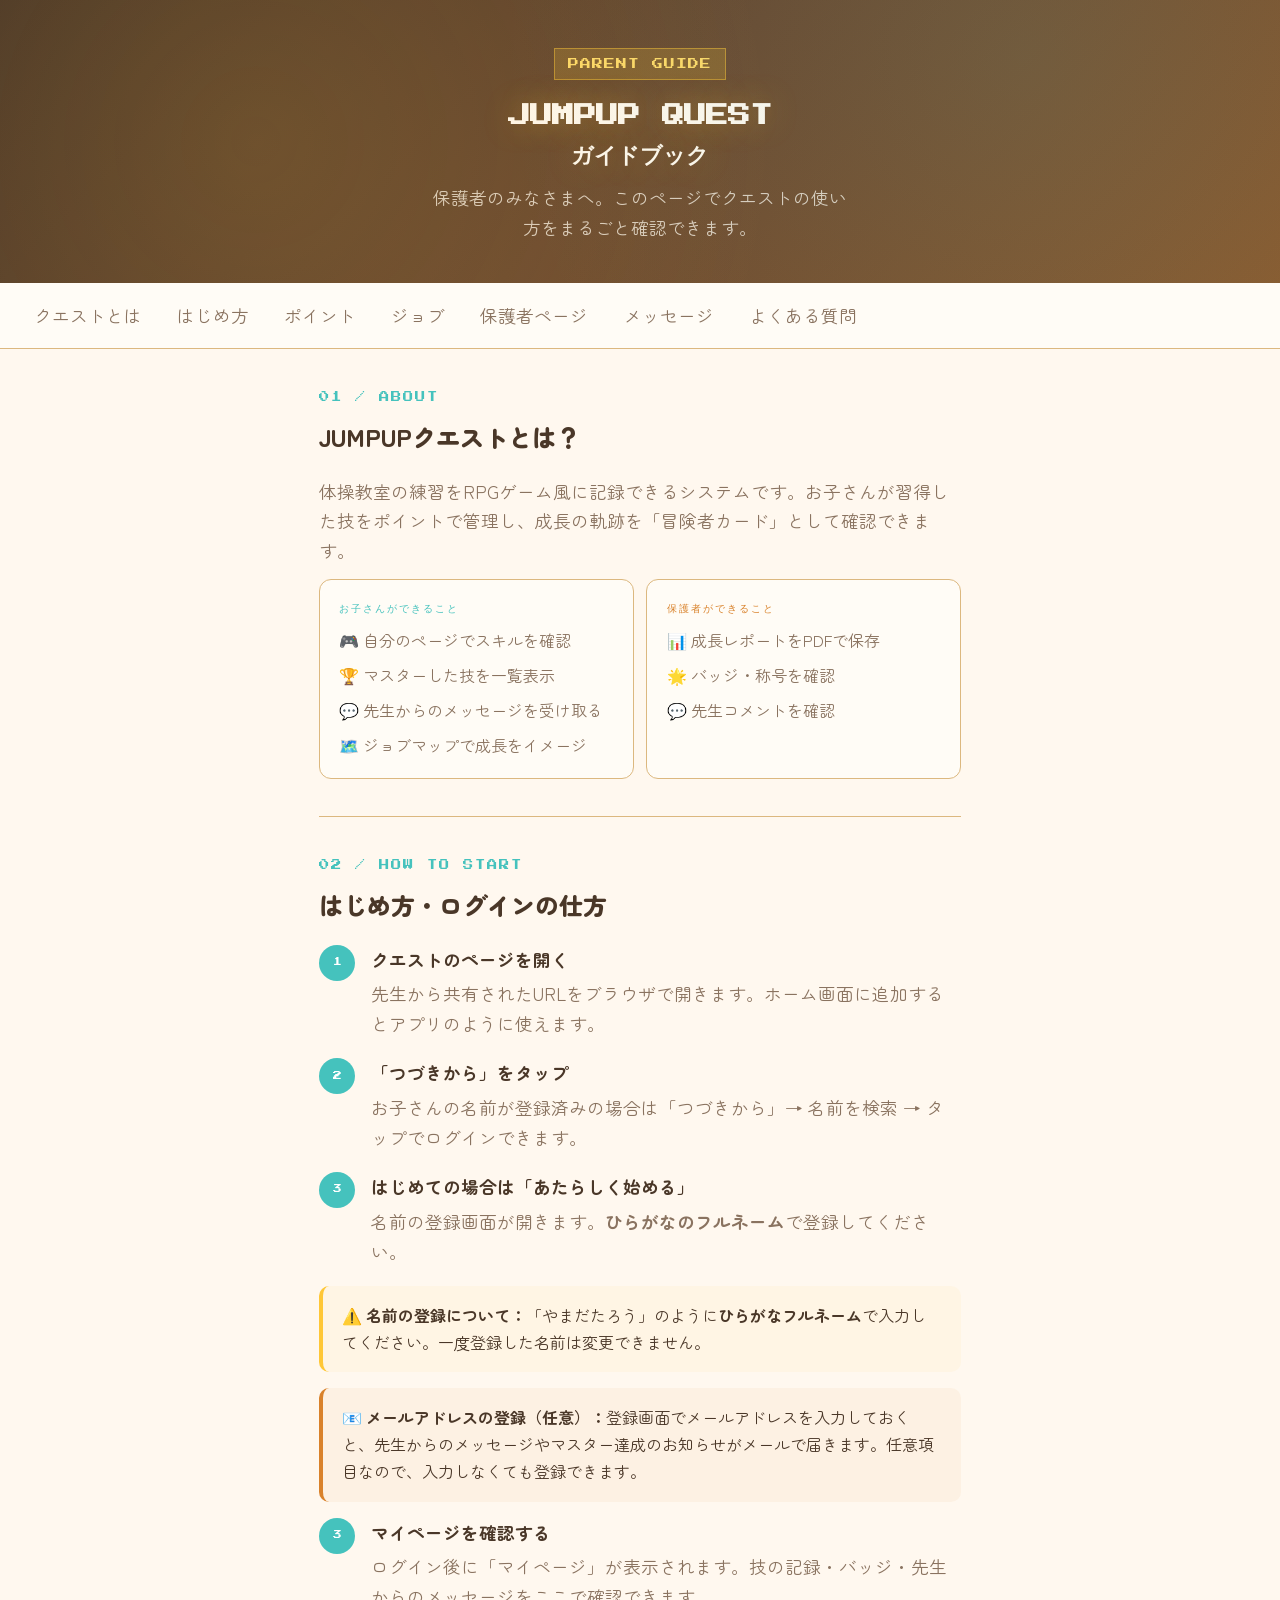
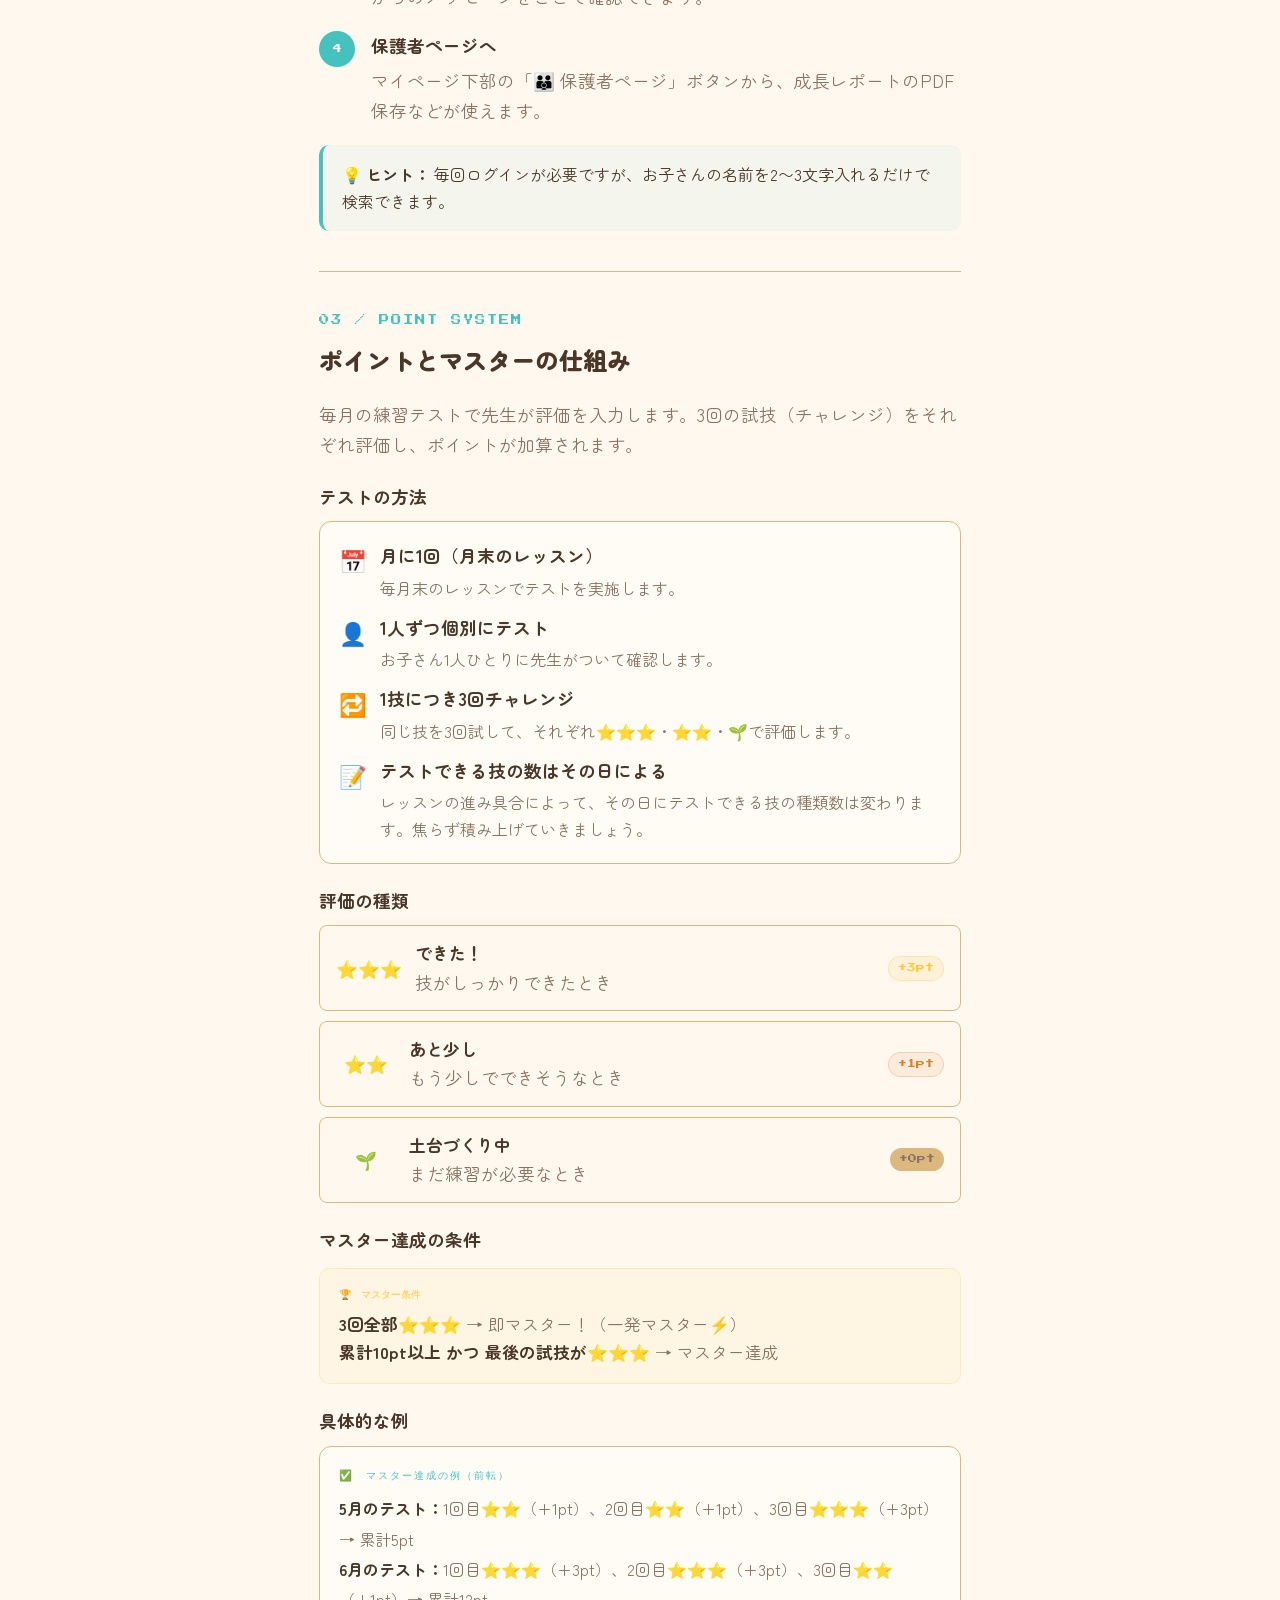
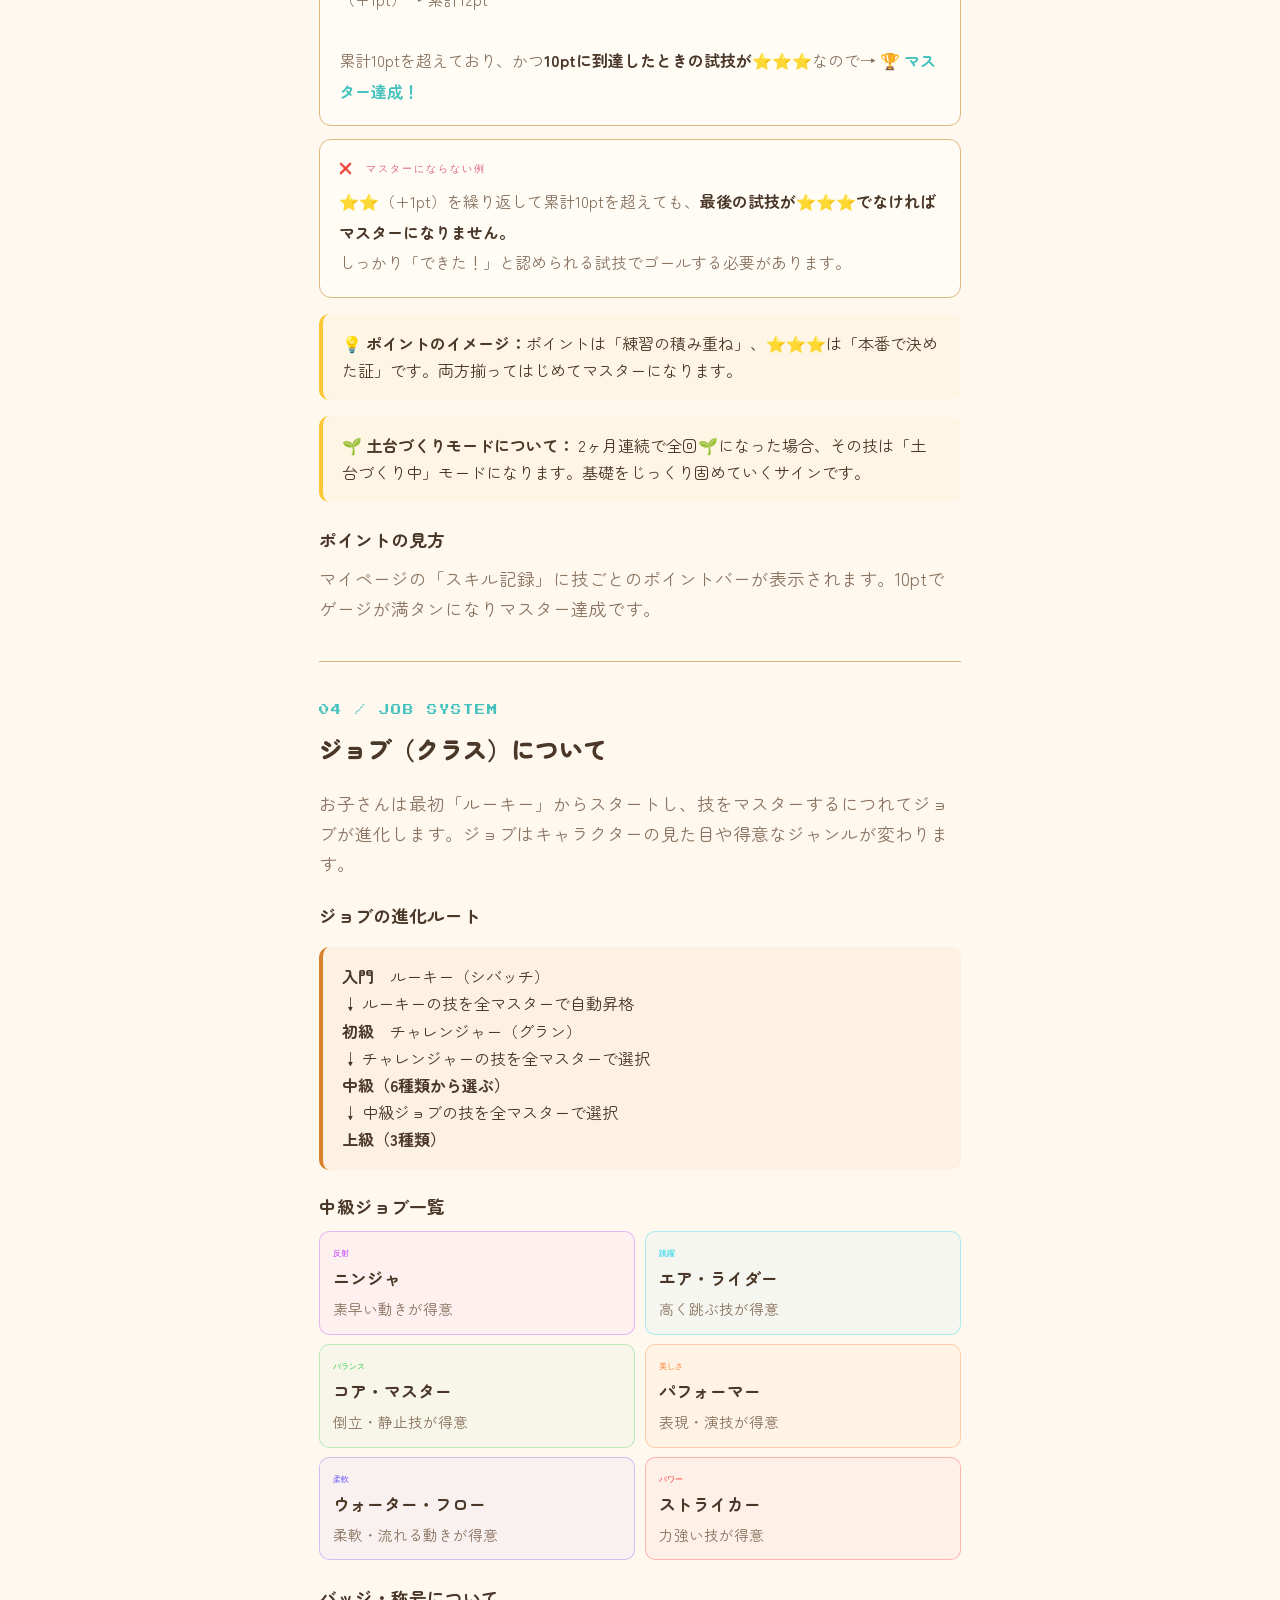
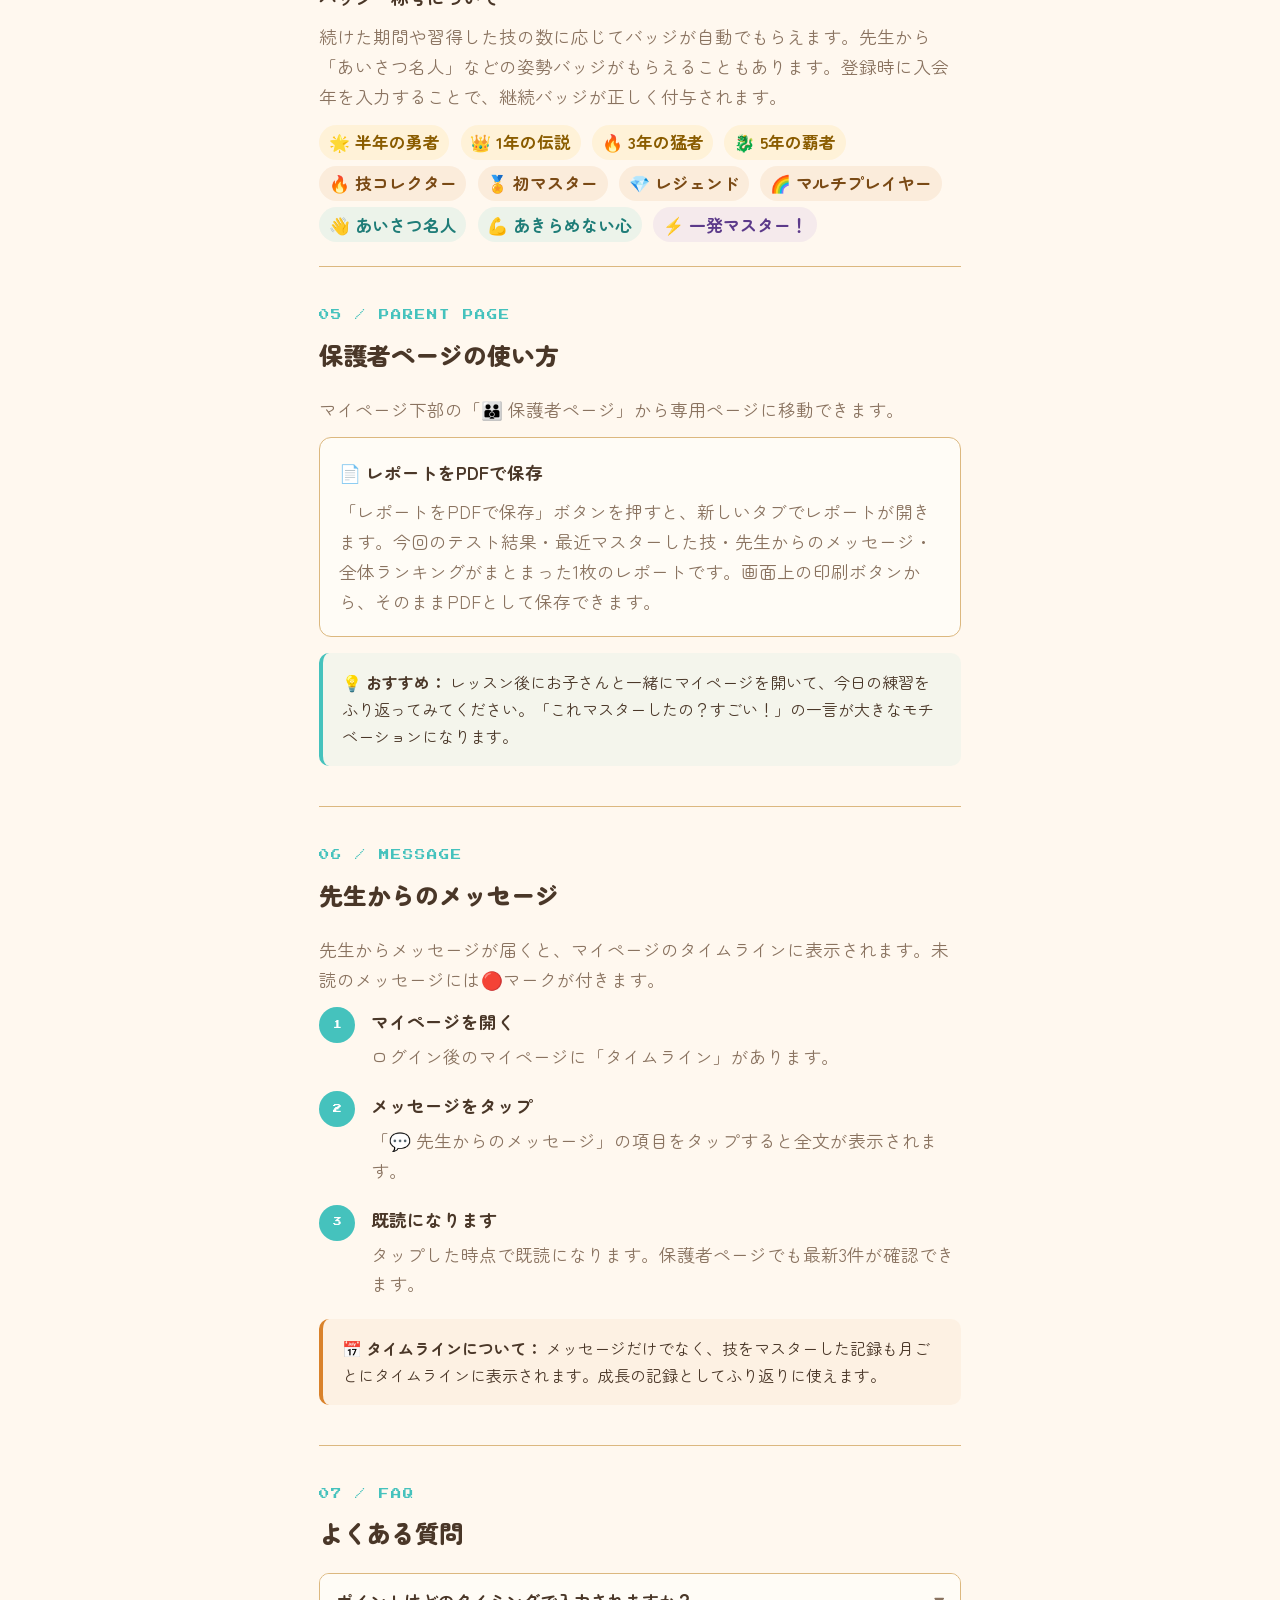
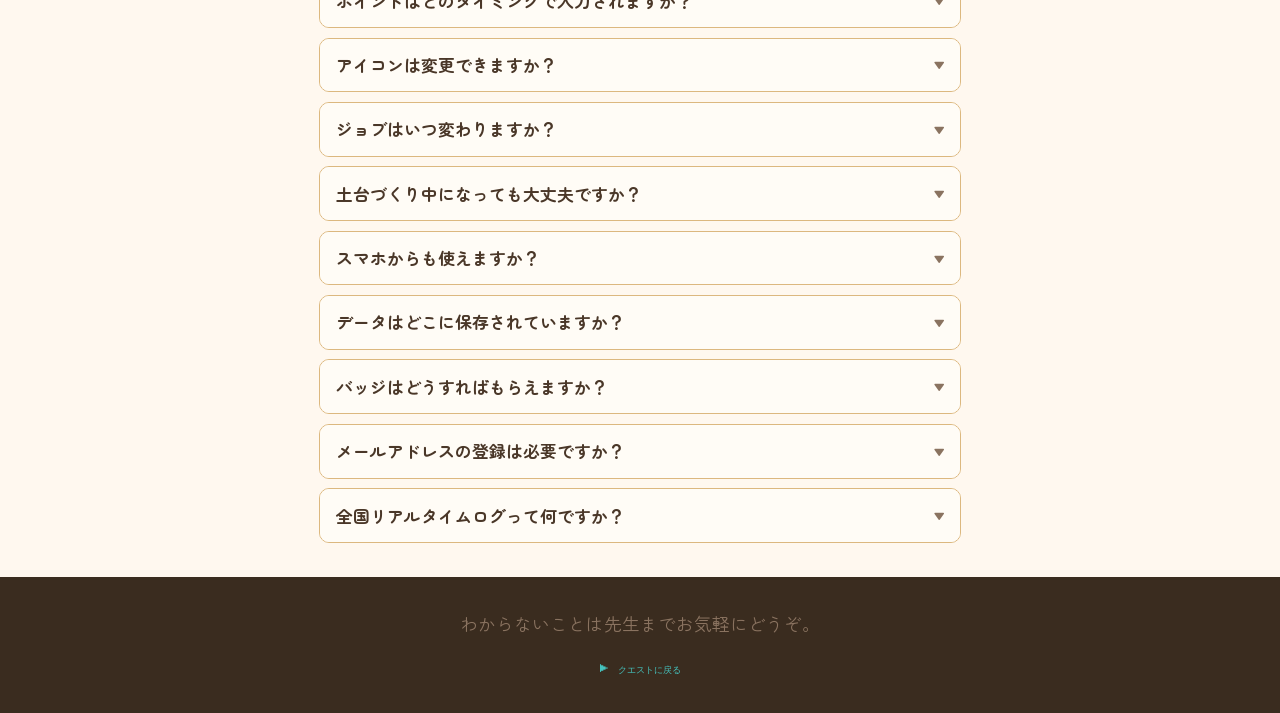
<file: guide.html>
<!DOCTYPE html>
<html lang="ja">
<head>
<meta charset="UTF-8">
<meta name="viewport" content="width=device-width, initial-scale=1.0">
<title>JUMPUPクエスト ガイドブック</title>
<link rel="preconnect" href="https://fonts.googleapis.com">
<link href="https://fonts.googleapis.com/css2?family=Zen+Maru+Gothic:wght@400;700;900&family=Press+Start+2P&display=swap" rel="stylesheet">
<style>
:root {
  --bg: #fff8ef;
  --surface: #fffcf6;
  --border: #dcb87f;
  --text: #4a3728;
  --text2: #8a7360;
  --accent: #45c2bd;
  --accent2: #d9822b;
  --gold: #ffc736;
  --pink: #e0667f;
  --purple: #9b6bcf;
  --radius: 12px;
}
* { margin: 0; padding: 0; box-sizing: border-box; }
html { scroll-behavior: smooth; }
body {
  background: var(--bg);
  color: var(--text);
  font-family: 'Zen Maru Gothic', sans-serif;
  line-height: 1.7;
}

/* ヘッダー */
.hero {
  background: linear-gradient(135deg, #4a3728 0%, #6b4a30 50%, #8a5a2e 100%);
  padding: 3rem 1.5rem 2.5rem;
  text-align: center;
  position: relative;
  overflow: hidden;
}
.hero::before {
  content: '';
  position: absolute;
  inset: 0;
  background-image:
    radial-gradient(circle at 20% 50%, rgba(255,199,54,.12) 0%, transparent 50%),
    radial-gradient(circle at 80% 20%, rgba(69,194,189,.10) 0%, transparent 50%);
}
.hero-tag {
  display: inline-block;
  background: rgba(255,199,54,.18);
  border: 1px solid rgba(255,199,54,.45);
  color: #ffd968;
  font-family: 'Press Start 2P', monospace;
  font-size: .68rem;
  padding: .35rem .8rem;
  margin-bottom: 1.2rem;
  letter-spacing: 1px;
}
.hero h1 {
  font-family: 'Press Start 2P', monospace;
  font-size: clamp(.9rem, 4vw, 1.4rem);
  color: #fff8ef;
  line-height: 1.6;
  margin-bottom: .8rem;
  text-shadow: 0 0 30px rgba(255,199,54,.35);
}
.hero-sub {
  color: rgba(255,248,239,.75);
  font-size: 1.1rem;
  max-width: 420px;
  margin: 0 auto;
}

/* ナビ */
.toc {
  background: var(--surface);
  border-bottom: 1px solid var(--border);
  padding: .8rem 1.5rem;
  display: flex;
  gap: 1rem;
  overflow-x: auto;
  position: sticky;
  top: 0;
  z-index: 100;
  scrollbar-width: none;
}
.toc::-webkit-scrollbar { display: none; }
.toc a {
  text-decoration: none;
  color: var(--text2);
  font-size: 1.1rem;
  white-space: nowrap;
  padding: .3rem .6rem;
  border-radius: 20px;
  transition: background .15s, color .15s;
}
.toc a:hover { background: var(--border); color: var(--text); }

/* コンテンツ */
.container { max-width: 680px; margin: 0 auto; padding: 0 1.2rem; }

section {
  padding: 2.5rem 0 1.5rem;
  border-bottom: 1px solid var(--border);
}
section:last-child { border-bottom: none; }

.sec-label {
  font-family: 'Press Start 2P', monospace;
  font-size: .65rem;
  color: var(--accent);
  letter-spacing: 2px;
  margin-bottom: .6rem;
}
h2 {
  font-size: 1.5rem;
  font-weight: 900;
  margin-bottom: 1.2rem;
  color: var(--text);
}
h3 {
  font-size: 1.1rem;
  font-weight: 700;
  margin: 1.4rem 0 .6rem;
  color: var(--text);
}
p { font-size: 1.1rem; color: var(--text2); margin-bottom: .8rem; }
p strong { color: var(--text); font-weight: 700; }

/* カード */
.card {
  background: var(--surface);
  border: 1px solid var(--border);
  border-radius: var(--radius);
  padding: 1.2rem;
  margin-bottom: .8rem;
}
.card-row {
  display: grid;
  grid-template-columns: 1fr 1fr;
  gap: .8rem;
}
@media(max-width: 480px) { .card-row { grid-template-columns: 1fr; } }

/* ステップ */
.step {
  display: flex;
  gap: 1rem;
  align-items: flex-start;
  margin-bottom: 1.2rem;
}
.step-num {
  flex-shrink: 0;
  width: 36px;
  height: 36px;
  border-radius: 50%;
  background: var(--accent);
  color: #fff;
  font-family: 'Press Start 2P', monospace;
  font-size: .55rem;
  display: flex;
  align-items: center;
  justify-content: center;
}
.step-body { flex: 1; }
.step-title { font-weight: 700; font-size: 1.1rem; margin-bottom: .3rem; }
.step-desc { font-size: 1.1rem; color: var(--text2); }

/* 評価バッジ */
.rating-row {
  display: flex;
  flex-direction: column;
  gap: .6rem;
}
.rating-item {
  display: flex;
  align-items: center;
  gap: .8rem;
  padding: .8rem 1rem;
  background: var(--bg);
  border-radius: 8px;
  border: 1px solid var(--border);
}
.rating-badge {
  font-size: 1.1rem;
  min-width: 60px;
  text-align: center;
}
.rating-info { flex: 1; }
.rating-label { font-weight: 700; font-size: 1.05rem; }
.rating-desc { font-size: 1.1rem; color: var(--text2); }
.rating-pt {
  font-family: 'Press Start 2P', monospace;
  font-size: .55rem;
  padding: .25rem .55rem;
  border-radius: 20px;
}
.pt-gold { background: rgba(255,199,54,.12); color: var(--gold); border: 1px solid rgba(255,199,54,.3); }
.pt-blue { background: rgba(217,130,43,.1); color: var(--accent2); border: 1px solid rgba(217,130,43,.25); }
.pt-gray { background: var(--border); color: var(--text2); }

/* ジョブカード */
.job-grid {
  display: grid;
  grid-template-columns: repeat(2, 1fr);
  gap: .6rem;
}
.job-card {
  border-radius: 10px;
  padding: .8rem;
  border: 1px solid;
}
.job-card .jc-tag {
  font-family: 'Press Start 2P', monospace;
  font-size: .52rem;
  margin-bottom: .3rem;
}
.job-card .jc-name { font-weight: 700; font-size: 1.05rem; margin-bottom: .2rem; }
.job-card .jc-desc { font-size: .92rem; color: var(--text2); }

/* ハイライトボックス */
.highlight {
  border-radius: 10px;
  padding: 1rem 1.2rem;
  margin: 1rem 0;
  border-left: 4px solid;
}
.hl-green { background: rgba(69,194,189,.06); border-color: var(--accent); }
.hl-gold { background: rgba(255,199,54,.06); border-color: var(--gold); }
.hl-blue { background: rgba(217,130,43,.06); border-color: var(--accent2); }
.hl-pink { background: rgba(224,102,127,.06); border-color: var(--pink); }

/* FAQ */
.faq-item {
  border: 1px solid var(--border);
  border-radius: 10px;
  overflow: hidden;
  margin-bottom: .6rem;
}
.faq-q {
  width: 100%;
  background: var(--surface);
  border: none;
  padding: .9rem 1rem;
  text-align: left;
  font-family: 'Zen Maru Gothic', sans-serif;
  font-size: 1.05rem;
  font-weight: 700;
  color: var(--text);
  cursor: pointer;
  display: flex;
  justify-content: space-between;
  align-items: center;
  gap: .5rem;
}
.faq-q::after {
  content: '▼';
  font-size: .65rem;
  color: var(--text2);
  transition: transform .2s;
  flex-shrink: 0;
}
.faq-item.open .faq-q::after { transform: rotate(180deg); }
.faq-a {
  display: none;
  padding: .8rem 1rem 1rem;
  font-size: 1.1rem;
  color: var(--text2);
  background: var(--bg);
  line-height: 1.8;
}
.faq-item.open .faq-a { display: block; }

/* フッター */
footer {
  background: #3a2c1f;
  color: rgba(255,248,239,.55);
  text-align: center;
  padding: 2rem 1rem;
  font-size: 1.1rem;
}
footer a {
  color: var(--accent);
  text-decoration: none;
  font-family: 'Press Start 2P', monospace;
  font-size: .55rem;
}

/* タグ */
.tag {
  display: inline-block;
  font-size: 1.05rem;
  padding: .2rem .6rem;
  border-radius: 20px;
  font-weight: 700;
  margin-right: .3rem;
}
.tag-green { background: rgba(69,194,189,.1); color: #1f7d78; }
.tag-gold { background: rgba(255,199,54,.12); color: #8a5c00; }
.tag-blue { background: rgba(217,130,43,.1); color: #7a4a15; }
.tag-purple { background: rgba(155,107,207,.1); color: #5c3a8a; }

/* マスタールール */
.master-rule {
  background: rgba(255,199,54,.06);
  border: 1px solid rgba(255,199,54,.25);
  border-radius: 10px;
  padding: 1rem 1.2rem;
  margin: .8rem 0;
}
.master-rule .mr-title {
  font-family: 'Press Start 2P', monospace;
  font-size: .62rem;
  color: var(--gold);
  margin-bottom: .5rem;
}
</style>
</head>
<body>

<!-- ヒーロー -->
<div class="hero">
  <div class="hero-tag">PARENT GUIDE</div>
  <h1>JUMPUP QUEST<br>ガイドブック</h1>
  <p class="hero-sub">保護者のみなさまへ。このページでクエストの使い方をまるごと確認できます。</p>
</div>

<!-- ナビ -->
<nav class="toc">
  <a href="#about">クエストとは</a>
  <a href="#login">はじめ方</a>
  <a href="#point">ポイント</a>
  <a href="#job">ジョブ</a>
  <a href="#parent">保護者ページ</a>
  <a href="#message">メッセージ</a>
  <a href="#faq">よくある質問</a>
</nav>

<div class="container">

  <!-- ① クエストとは -->
  <section id="about">
    <div class="sec-label">01 / ABOUT</div>
    <h2>JUMPUPクエストとは？</h2>
    <p>体操教室の練習をRPGゲーム風に記録できるシステムです。お子さんが習得した技をポイントで管理し、成長の軌跡を「冒険者カード」として確認できます。</p>

    <div class="card-row">
      <div class="card">
        <div class="sec-label" style="color:var(--accent);">お子さんができること</div>
        <ul style="font-size:1rem;color:var(--text2);list-style:none;display:flex;flex-direction:column;gap:.5rem;">
          <li>🎮 自分のページでスキルを確認</li>
          <li>🏆 マスターした技を一覧表示</li>
          <li>💬 先生からのメッセージを受け取る</li>
          <li>🗺️ ジョブマップで成長をイメージ</li>
        </ul>
      </div>
      <div class="card">
        <div class="sec-label" style="color:var(--accent2);">保護者ができること</div>
        <ul style="font-size:1rem;color:var(--text2);list-style:none;display:flex;flex-direction:column;gap:.5rem;">
          <li>📊 成長レポートをPDFで保存</li>
          <li>🌟 バッジ・称号を確認</li>
          <li>💬 先生コメントを確認</li>
        </ul>
      </div>
    </div>
  </section>

  <!-- ② はじめ方 -->
  <section id="login">
    <div class="sec-label">02 / HOW TO START</div>
    <h2>はじめ方・ログインの仕方</h2>

    <div class="step">
      <div class="step-num">1</div>
      <div class="step-body">
        <div class="step-title">クエストのページを開く</div>
        <div class="step-desc">先生から共有されたURLをブラウザで開きます。ホーム画面に追加するとアプリのように使えます。</div>
      </div>
    </div>

    <div class="step">
      <div class="step-num">2</div>
      <div class="step-body">
        <div class="step-title">「つづきから」をタップ</div>
        <div class="step-desc">お子さんの名前が登録済みの場合は「つづきから」→ 名前を検索 → タップでログインできます。</div>
      </div>
    </div>

    <div class="step">
      <div class="step-num">3</div>
      <div class="step-body">
        <div class="step-title">はじめての場合は「あたらしく始める」</div>
        <div class="step-desc">名前の登録画面が開きます。<strong>ひらがなのフルネーム</strong>で登録してください。</div>
      </div>
    </div>

    <div class="highlight hl-gold">
      <strong>⚠️ 名前の登録について：</strong>「やまだたろう」のように<strong>ひらがなフルネーム</strong>で入力してください。一度登録した名前は変更できません。
    </div>

    <div class="highlight hl-blue">
      <strong>📧 メールアドレスの登録（任意）：</strong>登録画面でメールアドレスを入力しておくと、先生からのメッセージやマスター達成のお知らせがメールで届きます。任意項目なので、入力しなくても登録できます。
    </div>

    <div class="step">
      <div class="step-num">3</div>
      <div class="step-body">
        <div class="step-title">マイページを確認する</div>
        <div class="step-desc">ログイン後に「マイページ」が表示されます。技の記録・バッジ・先生からのメッセージをここで確認できます。</div>
      </div>
    </div>

    <div class="step">
      <div class="step-num">4</div>
      <div class="step-body">
        <div class="step-title">保護者ページへ</div>
        <div class="step-desc">マイページ下部の「👪 保護者ページ」ボタンから、成長レポートのPDF保存などが使えます。</div>
      </div>
    </div>

    <div class="highlight hl-green">
      <strong>💡 ヒント：</strong> 毎回ログインが必要ですが、お子さんの名前を2〜3文字入れるだけで検索できます。
    </div>
  </section>

  <!-- ③ ポイントとマスター -->
  <section id="point">
    <div class="sec-label">03 / POINT SYSTEM</div>
    <h2>ポイントとマスターの仕組み</h2>
    <p>毎月の練習テストで先生が評価を入力します。3回の試技（チャレンジ）をそれぞれ評価し、ポイントが加算されます。</p>

    <h3>テストの方法</h3>
    <div class="card">
      <div style="display:flex;flex-direction:column;gap:.7rem;">
        <div style="display:flex;align-items:flex-start;gap:.8rem;">
          <div style="font-size:1.4rem;flex-shrink:0;">📅</div>
          <div>
            <div style="font-weight:700;font-size:1.1rem;margin-bottom:.2rem;">月に1回（月末のレッスン）</div>
            <div style="font-size:1rem;color:var(--text2);">毎月末のレッスンでテストを実施します。</div>
          </div>
        </div>
        <div style="display:flex;align-items:flex-start;gap:.8rem;">
          <div style="font-size:1.4rem;flex-shrink:0;">👤</div>
          <div>
            <div style="font-weight:700;font-size:1.1rem;margin-bottom:.2rem;">1人ずつ個別にテスト</div>
            <div style="font-size:1rem;color:var(--text2);">お子さん1人ひとりに先生がついて確認します。</div>
          </div>
        </div>
        <div style="display:flex;align-items:flex-start;gap:.8rem;">
          <div style="font-size:1.4rem;flex-shrink:0;">🔁</div>
          <div>
            <div style="font-weight:700;font-size:1.1rem;margin-bottom:.2rem;">1技につき3回チャレンジ</div>
            <div style="font-size:1rem;color:var(--text2);">同じ技を3回試して、それぞれ⭐⭐⭐・⭐⭐・🌱で評価します。</div>
          </div>
        </div>
        <div style="display:flex;align-items:flex-start;gap:.8rem;">
          <div style="font-size:1.4rem;flex-shrink:0;">📝</div>
          <div>
            <div style="font-weight:700;font-size:1.1rem;margin-bottom:.2rem;">テストできる技の数はその日による</div>
            <div style="font-size:1rem;color:var(--text2);">レッスンの進み具合によって、その日にテストできる技の種類数は変わります。焦らず積み上げていきましょう。</div>
          </div>
        </div>
      </div>
    </div>

    <h3>評価の種類</h3>
    <div class="rating-row">
      <div class="rating-item">
        <div class="rating-badge">⭐⭐⭐</div>
        <div class="rating-info">
          <div class="rating-label">できた！</div>
          <div class="rating-desc">技がしっかりできたとき</div>
        </div>
        <div class="rating-pt pt-gold">+3pt</div>
      </div>
      <div class="rating-item">
        <div class="rating-badge">⭐⭐</div>
        <div class="rating-info">
          <div class="rating-label">あと少し</div>
          <div class="rating-desc">もう少しでできそうなとき</div>
        </div>
        <div class="rating-pt pt-blue">+1pt</div>
      </div>
      <div class="rating-item">
        <div class="rating-badge">🌱</div>
        <div class="rating-info">
          <div class="rating-label">土台づくり中</div>
          <div class="rating-desc">まだ練習が必要なとき</div>
        </div>
        <div class="rating-pt pt-gray">+0pt</div>
      </div>
    </div>

    <h3>マスター達成の条件</h3>
    <div class="master-rule">
      <div class="mr-title">🏆 マスター条件</div>
      <p style="margin:0;font-size:1.05rem;"><strong>3回全部⭐⭐⭐</strong> → 即マスター！（一発マスター⚡）<br>
      <strong>累計10pt以上 かつ 最後の試技が⭐⭐⭐</strong> → マスター達成</p>
    </div>

    <h3>具体的な例</h3>
    <div class="card" style="margin-bottom:.8rem;">
      <div class="sec-label" style="color:var(--accent);">✅ マスター達成の例（前転）</div>
      <div style="font-size:1rem;color:var(--text2);line-height:1.9;">
        <strong style="color:var(--text);">5月のテスト：</strong>1回目⭐⭐（+1pt）、2回目⭐⭐（+1pt）、3回目⭐⭐⭐（+3pt）→ 累計5pt<br>
        <strong style="color:var(--text);">6月のテスト：</strong>1回目⭐⭐⭐（+3pt）、2回目⭐⭐⭐（+3pt）、3回目⭐⭐（+1pt）→ 累計12pt<br>
        <br>
        累計10ptを超えており、かつ<strong style="color:var(--text);">10ptに到達したときの試技が⭐⭐⭐</strong>なので→ 🏆 <strong style="color:var(--accent);">マスター達成！</strong>
      </div>
    </div>
    <div class="card">
      <div class="sec-label" style="color:var(--pink);">❌ マスターにならない例</div>
      <div style="font-size:1rem;color:var(--text2);line-height:1.9;">
        ⭐⭐（+1pt）を繰り返して累計10ptを超えても、<strong style="color:var(--text);">最後の試技が⭐⭐⭐でなければマスターになりません。</strong><br>
        しっかり「できた！」と認められる試技でゴールする必要があります。
      </div>
    </div>

    <div class="highlight hl-gold">
      <strong>💡 ポイントのイメージ：</strong>ポイントは「練習の積み重ね」、⭐⭐⭐は「本番で決めた証」です。両方揃ってはじめてマスターになります。
    </div>

    <div class="highlight hl-gold">
      <strong>🌱 土台づくりモードについて：</strong> 2ヶ月連続で全回🌱になった場合、その技は「土台づくり中」モードになります。基礎をじっくり固めていくサインです。
    </div>

    <h3>ポイントの見方</h3>
    <p>マイページの「スキル記録」に技ごとのポイントバーが表示されます。10ptでゲージが満タンになりマスター達成です。</p>
  </section>

  <!-- ④ ジョブ・キャラクター -->
  <section id="job">
    <div class="sec-label">04 / JOB SYSTEM</div>
    <h2>ジョブ（クラス）について</h2>
    <p>お子さんは最初「ルーキー」からスタートし、技をマスターするにつれてジョブが進化します。ジョブはキャラクターの見た目や得意なジャンルが変わります。</p>

    <h3>ジョブの進化ルート</h3>
    <div class="highlight hl-blue">
      <strong>入門</strong>　ルーキー（シバッチ）<br>
      ↓ ルーキーの技を全マスターで自動昇格<br>
      <strong>初級</strong>　チャレンジャー（グラン）<br>
      ↓ チャレンジャーの技を全マスターで選択<br>
      <strong>中級（6種類から選ぶ）</strong><br>
      ↓ 中級ジョブの技を全マスターで選択<br>
      <strong>上級（3種類）</strong>
    </div>

    <h3>中級ジョブ一覧</h3>
    <div class="job-grid">
      <div class="job-card" style="border-color:rgba(187,51,255,.3);background:rgba(187,51,255,.04);">
        <div class="jc-tag" style="color:#bb33ff;">反射</div>
        <div class="jc-name">ニンジャ</div>
        <div class="jc-desc">素早い動きが得意</div>
      </div>
      <div class="job-card" style="border-color:rgba(0,204,238,.3);background:rgba(0,204,238,.04);">
        <div class="jc-tag" style="color:#00ccee;">跳躍</div>
        <div class="jc-name">エア・ライダー</div>
        <div class="jc-desc">高く跳ぶ技が得意</div>
      </div>
      <div class="job-card" style="border-color:rgba(51,204,85,.3);background:rgba(51,204,85,.04);">
        <div class="jc-tag" style="color:#33cc55;">バランス</div>
        <div class="jc-name">コア・マスター</div>
        <div class="jc-desc">倒立・静止技が得意</div>
      </div>
      <div class="job-card" style="border-color:rgba(255,119,34,.3);background:rgba(255,119,34,.04);">
        <div class="jc-tag" style="color:#ff7722;">美しさ</div>
        <div class="jc-name">パフォーマー</div>
        <div class="jc-desc">表現・演技が得意</div>
      </div>
      <div class="job-card" style="border-color:rgba(102,85,255,.3);background:rgba(102,85,255,.04);">
        <div class="jc-tag" style="color:#6655ff;">柔軟</div>
        <div class="jc-name">ウォーター・フロー</div>
        <div class="jc-desc">柔軟・流れる動きが得意</div>
      </div>
      <div class="job-card" style="border-color:rgba(255,51,51,.3);background:rgba(255,51,51,.04);">
        <div class="jc-tag" style="color:#ff3333;">パワー</div>
        <div class="jc-name">ストライカー</div>
        <div class="jc-desc">力強い技が得意</div>
      </div>
    </div>

    <h3>バッジ・称号について</h3>
    <p>続けた期間や習得した技の数に応じてバッジが自動でもらえます。先生から「あいさつ名人」などの姿勢バッジがもらえることもあります。登録時に入会年を入力することで、継続バッジが正しく付与されます。</p>
    <div style="display:flex;flex-wrap:wrap;gap:.4rem;margin-top:.5rem;">
      <span class="tag tag-gold">🌟 半年の勇者</span>
      <span class="tag tag-gold">👑 1年の伝説</span>
      <span class="tag tag-gold">🔥 3年の猛者</span>
      <span class="tag tag-gold">🐉 5年の覇者</span>
      <span class="tag tag-blue">🔥 技コレクター</span>
      <span class="tag tag-blue">🏅 初マスター</span>
      <span class="tag tag-blue">💎 レジェンド</span>
      <span class="tag tag-blue">🌈 マルチプレイヤー</span>
      <span class="tag tag-green">👋 あいさつ名人</span>
      <span class="tag tag-green">💪 あきらめない心</span>
      <span class="tag tag-purple">⚡ 一発マスター！</span>
    </div>
  </section>

  <!-- ⑤ 保護者ページ -->
  <section id="parent">
    <div class="sec-label">05 / PARENT PAGE</div>
    <h2>保護者ページの使い方</h2>
    <p>マイページ下部の「👪 保護者ページ」から専用ページに移動できます。</p>

    <div class="card">
      <h3 style="margin-top:0;">📄 レポートをPDFで保存</h3>
      <p style="margin-bottom:0;">「レポートをPDFで保存」ボタンを押すと、新しいタブでレポートが開きます。今回のテスト結果・最近マスターした技・先生からのメッセージ・全体ランキングがまとまった1枚のレポートです。画面上の印刷ボタンから、そのままPDFとして保存できます。</p>
    </div>

    <div class="highlight hl-green">
      <strong>💡 おすすめ：</strong> レッスン後にお子さんと一緒にマイページを開いて、今日の練習をふり返ってみてください。「これマスターしたの？すごい！」の一言が大きなモチベーションになります。
    </div>
  </section>

  <!-- ⑥ 先生からのメッセージ -->
  <section id="message">
    <div class="sec-label">06 / MESSAGE</div>
    <h2>先生からのメッセージ</h2>
    <p>先生からメッセージが届くと、マイページのタイムラインに表示されます。未読のメッセージには🔴マークが付きます。</p>

    <div class="step">
      <div class="step-num">1</div>
      <div class="step-body">
        <div class="step-title">マイページを開く</div>
        <div class="step-desc">ログイン後のマイページに「タイムライン」があります。</div>
      </div>
    </div>
    <div class="step">
      <div class="step-num">2</div>
      <div class="step-body">
        <div class="step-title">メッセージをタップ</div>
        <div class="step-desc">「💬 先生からのメッセージ」の項目をタップすると全文が表示されます。</div>
      </div>
    </div>
    <div class="step">
      <div class="step-num">3</div>
      <div class="step-body">
        <div class="step-title">既読になります</div>
        <div class="step-desc">タップした時点で既読になります。保護者ページでも最新3件が確認できます。</div>
      </div>
    </div>

    <div class="highlight hl-blue">
      <strong>📅 タイムラインについて：</strong> メッセージだけでなく、技をマスターした記録も月ごとにタイムラインに表示されます。成長の記録としてふり返りに使えます。
    </div>
  </section>

  <!-- ⑦ FAQ -->
  <section id="faq">
    <div class="sec-label">07 / FAQ</div>
    <h2>よくある質問</h2>

    <div class="faq-item">
      <button class="faq-q" onclick="toggleFaq(this)">ポイントはどのタイミングで入力されますか？</button>
      <div class="faq-a">毎月のテストが行われた後、先生が管理者パネルから入力します。テスト後数日以内にマイページへ反映されます。</div>
    </div>

    <div class="faq-item">
      <button class="faq-q" onclick="toggleFaq(this)">アイコンは変更できますか？</button>
      <div class="faq-a">はい、変更できます。マイページの🎮ボタンをタップすると「アイコンを変更」画面が開きます。テストを受けたジョブのキャラクター・好きな絵文字・写真から選べます。全技マスターしたキャラには🏆マークが付きます。</div>
    </div>

    <div class="faq-item">
      <button class="faq-q" onclick="toggleFaq(this)">ジョブはいつ変わりますか？</button>
      <div class="faq-a">そのジョブの技を全てマスターすると、次のテスト結果を保存したタイミングで自動的にジョブチェンジの演出が起きます。チャレンジャー以降は複数のジョブから選ぶことができます。</div>
    </div>

    <div class="faq-item">
      <button class="faq-q" onclick="toggleFaq(this)">土台づくり中になっても大丈夫ですか？</button>
      <div class="faq-a">大丈夫です。「土台づくり中」は先生からの「基礎をじっくり固めましょう」というサインです。段階的に取り組んでいきます。</div>
    </div>

    <div class="faq-item">
      <button class="faq-q" onclick="toggleFaq(this)">スマホからも使えますか？</button>
      <div class="faq-a">はい、スマートフォンに対応しています。SafariやChromeでURLを開いてご利用ください。「ホーム画面に追加」するとアプリのように素早くアクセスできます。</div>
    </div>

    <div class="faq-item">
      <button class="faq-q" onclick="toggleFaq(this)">データはどこに保存されていますか？</button>
      <div class="faq-a">データはクラウド（Google Firebase）に安全に保存されています。お子さんの情報は教室内のみで使用します。</div>
    </div>

    <div class="faq-item">
      <button class="faq-q" onclick="toggleFaq(this)">バッジはどうすればもらえますか？</button>
      <div class="faq-a">継続バッジ（3・6・12ヶ月）や挑戦バッジ（マスター数）は自動で付与されます。あいさつ・姿勢バッジは先生が手動で付与します。</div>
    </div>

    <div class="faq-item">
      <button class="faq-q" onclick="toggleFaq(this)">メールアドレスの登録は必要ですか？</button>
      <div class="faq-a">任意項目です。登録しておくと、先生からのメッセージやマスター達成時にメールでお知らせが届きます。登録しなくてもクエストはご利用いただけます。後から変更したい場合は先生にご連絡ください。</div>
    </div>

    <div class="faq-item">
      <button class="faq-q" onclick="toggleFaq(this)">全国リアルタイムログって何ですか？</button>
      <div class="faq-a">全国のJUMPUPクエスト受講者が技をマスターすると、タイトル画面に「〇〇さんが△△をマスター！」とリアルタイムで表示されます。みんなで盛り上がれる機能です。</div>
    </div>
  </section>

</div><!-- /container -->

<footer>
  <p style="margin-bottom:.8rem;">わからないことは先生までお気軽にどうぞ。</p>
  <a href="https://taikikurono-art.github.io/jumpupquest/">▶ クエストに戻る</a>
</footer>

<script>
function toggleFaq(btn){
  const item = btn.closest('.faq-item');
  item.classList.toggle('open');
}
</script>
</body>
</html>
</file>
